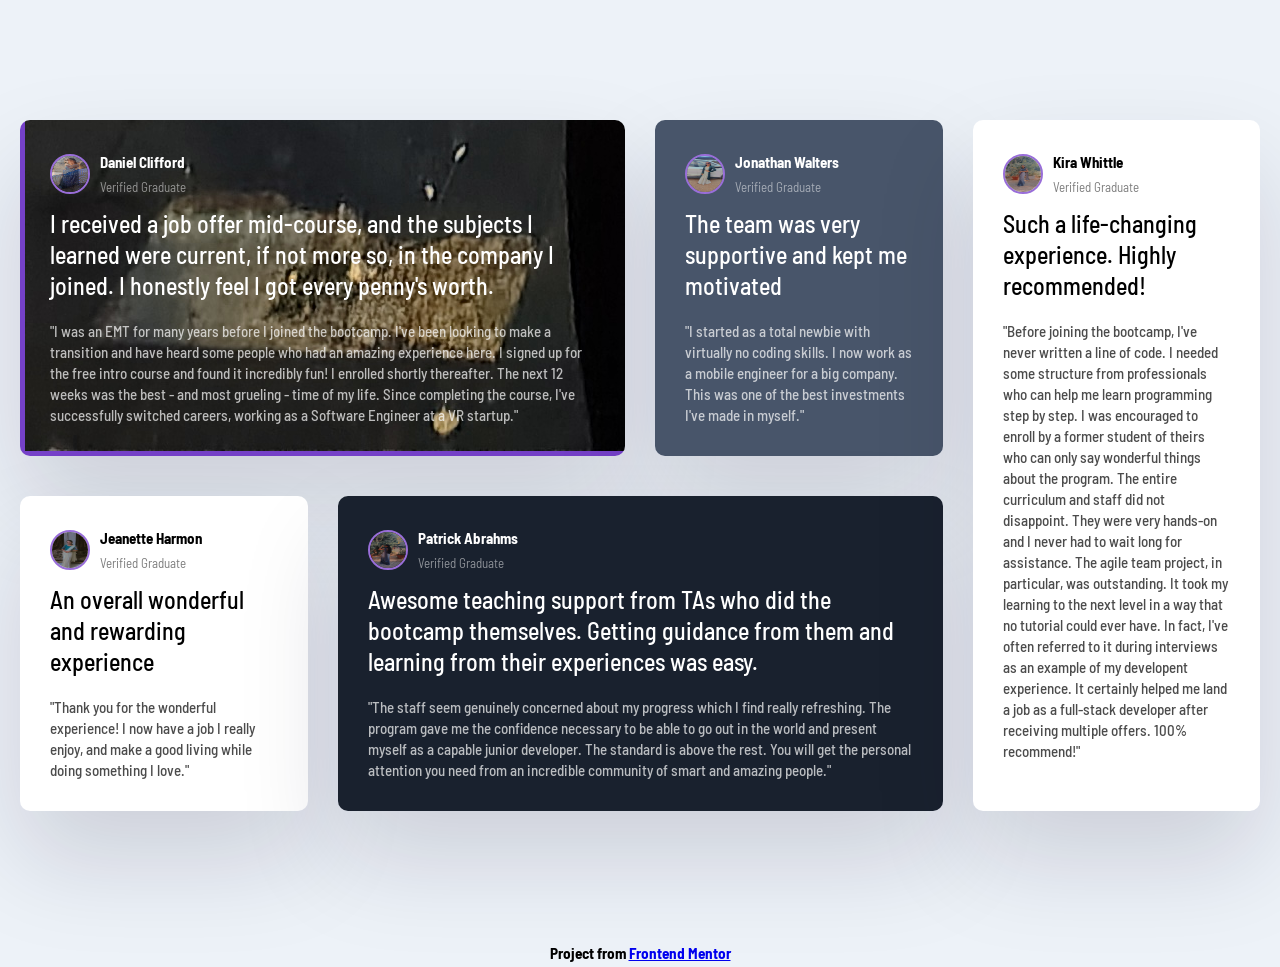
<file: css/project/index.html>
<!DOCTYPE html>
<html lang="en">
  <head>
    <meta charset="UTF-8" />
    <meta http-equiv="X-UA-Compatible" content="IE=edge" />
    <meta name="viewport" content="width=device-width, initial-scale=1.0" />
    <link rel="stylesheet" href="style.css" />
    <title>Testimonials</title>
  </head>
  <body>
    <div class="testimonials">
      <div class="card card--bg-purple">
        <header class="card__header">
          <img src="image/1.jpg" class="card__img" alt="" />
          <div>
            <h3>Daniel Clifford</h3>
            <p>Verified Graduate</p>
          </div>
        </header>
        <p class="card__lead">
          I received a job offer mid-course, and the subjects I learned were
          current, if not more so, in the company I joined. I honestly feel I
          got every penny's worth.
        </p>
        <p class="card__quote">
          "I was an EMT for many years before I joined the bootcamp. I've been
          looking to make a transition and have heard some people who had an
          amazing experience here. I signed up for the free intro course and
          found it incredibly fun! I enrolled shortly thereafter. The next 12
          weeks was the best - and most grueling - time of my life. Since
          completing the course, I've successfully switched careers, working as
          a Software Engineer at a VR startup."
        </p>
      </div>

      <div class="card card--bg-gray-blue">
        <header class="card__header">
          <img src="image/2.jpg" class="card__img" alt="" />
          <div>
            <h3>Jonathan Walters</h3>
            <p>Verified Graduate</p>
          </div>
        </header>
        <p class="card__lead">
          The team was very supportive and kept me motivated
        </p>
        <p class="card__quote">
          "I started as a total newbie with virtually no coding skills. I now
          work as a mobile engineer for a big company. This was one of the best
          investments I've made in myself."
        </p>
      </div>

      <div class="card">
        <header class="card__header">
          <img src="image/3.jpg" class="card__img" alt="" />
          <div>
            <h3>Jeanette Harmon</h3>
            <p>Verified Graduate</p>
          </div>
        </header>
        <p class="card__lead">An overall wonderful and rewarding experience</p>
        <p class="card__quote">
          "Thank you for the wonderful experience! I now have a job I really
          enjoy, and make a good living while doing something I love."
        </p>
      </div>

      <div class="card card--bg-black-blue">
        <header class="card__header">
          <img src="image/4.jpg" class="card__img" alt="" />
          <div>
            <h3>Patrick Abrahms</h3>
            <p>Verified Graduate</p>
          </div>
        </header>
        <p class="card__lead">
          Awesome teaching support from TAs who did the bootcamp themselves.
          Getting guidance from them and learning from their experiences was
          easy.
        </p>
        <p class="card__quote">
          "The staff seem genuinely concerned about my progress which I find
          really refreshing. The program gave me the confidence necessary to be
          able to go out in the world and present myself as a capable junior
          developer. The standard is above the rest. You will get the personal
          attention you need from an incredible community of smart and amazing
          people."
        </p>
      </div>

      <div class="card">
        <header class="card__header">
          <img src="image/5.jpg" class="card__img" alt="" />
          <div>
            <h3>Kira Whittle</h3>
            <p>Verified Graduate</p>
          </div>
        </header>
        <p class="card__lead">
          Such a life-changing experience. Highly recommended!
        </p>
        <p class="card__quote">
          "Before joining the bootcamp, I've never written a line of code. I
          needed some structure from professionals who can help me learn
          programming step by step. I was encouraged to enroll by a former
          student of theirs who can only say wonderful things about the program.
          The entire curriculum and staff did not disappoint. They were very
          hands-on and I never had to wait long for assistance. The agile team
          project, in particular, was outstanding. It took my learning to the
          next level in a way that no tutorial could ever have. In fact, I've
          often referred to it during interviews as an example of my developent
          experience. It certainly helped me land a job as a full-stack
          developer after receiving multiple offers. 100% recommend!"
        </p>
      </div>
    </div>

    <footer>
      <h3>
        Project from
        <a
          href="https://www.frontendmentor.io/challenges/testimonials-grid-section-Nnw6J7Un7"
          >Frontend Mentor
        </a>
      </h3>
    </footer>
  </body>
</html>
</file>
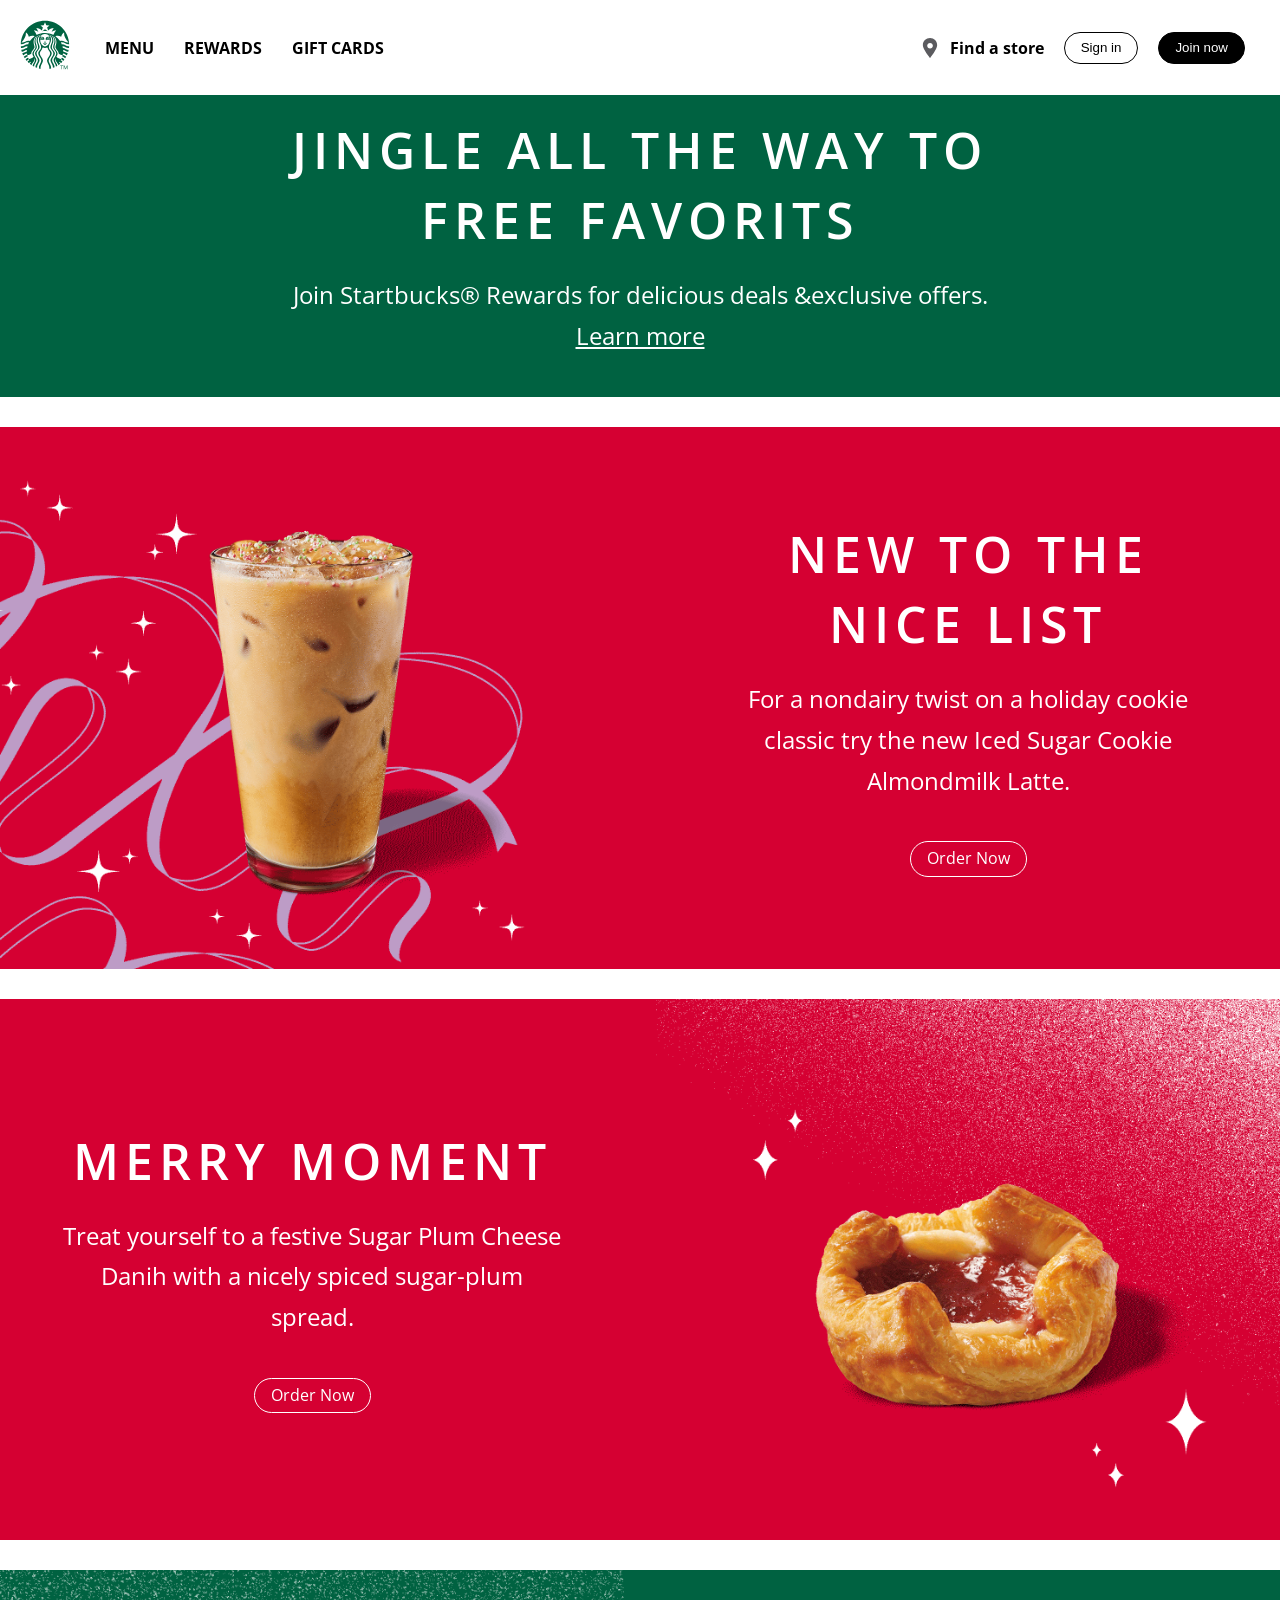
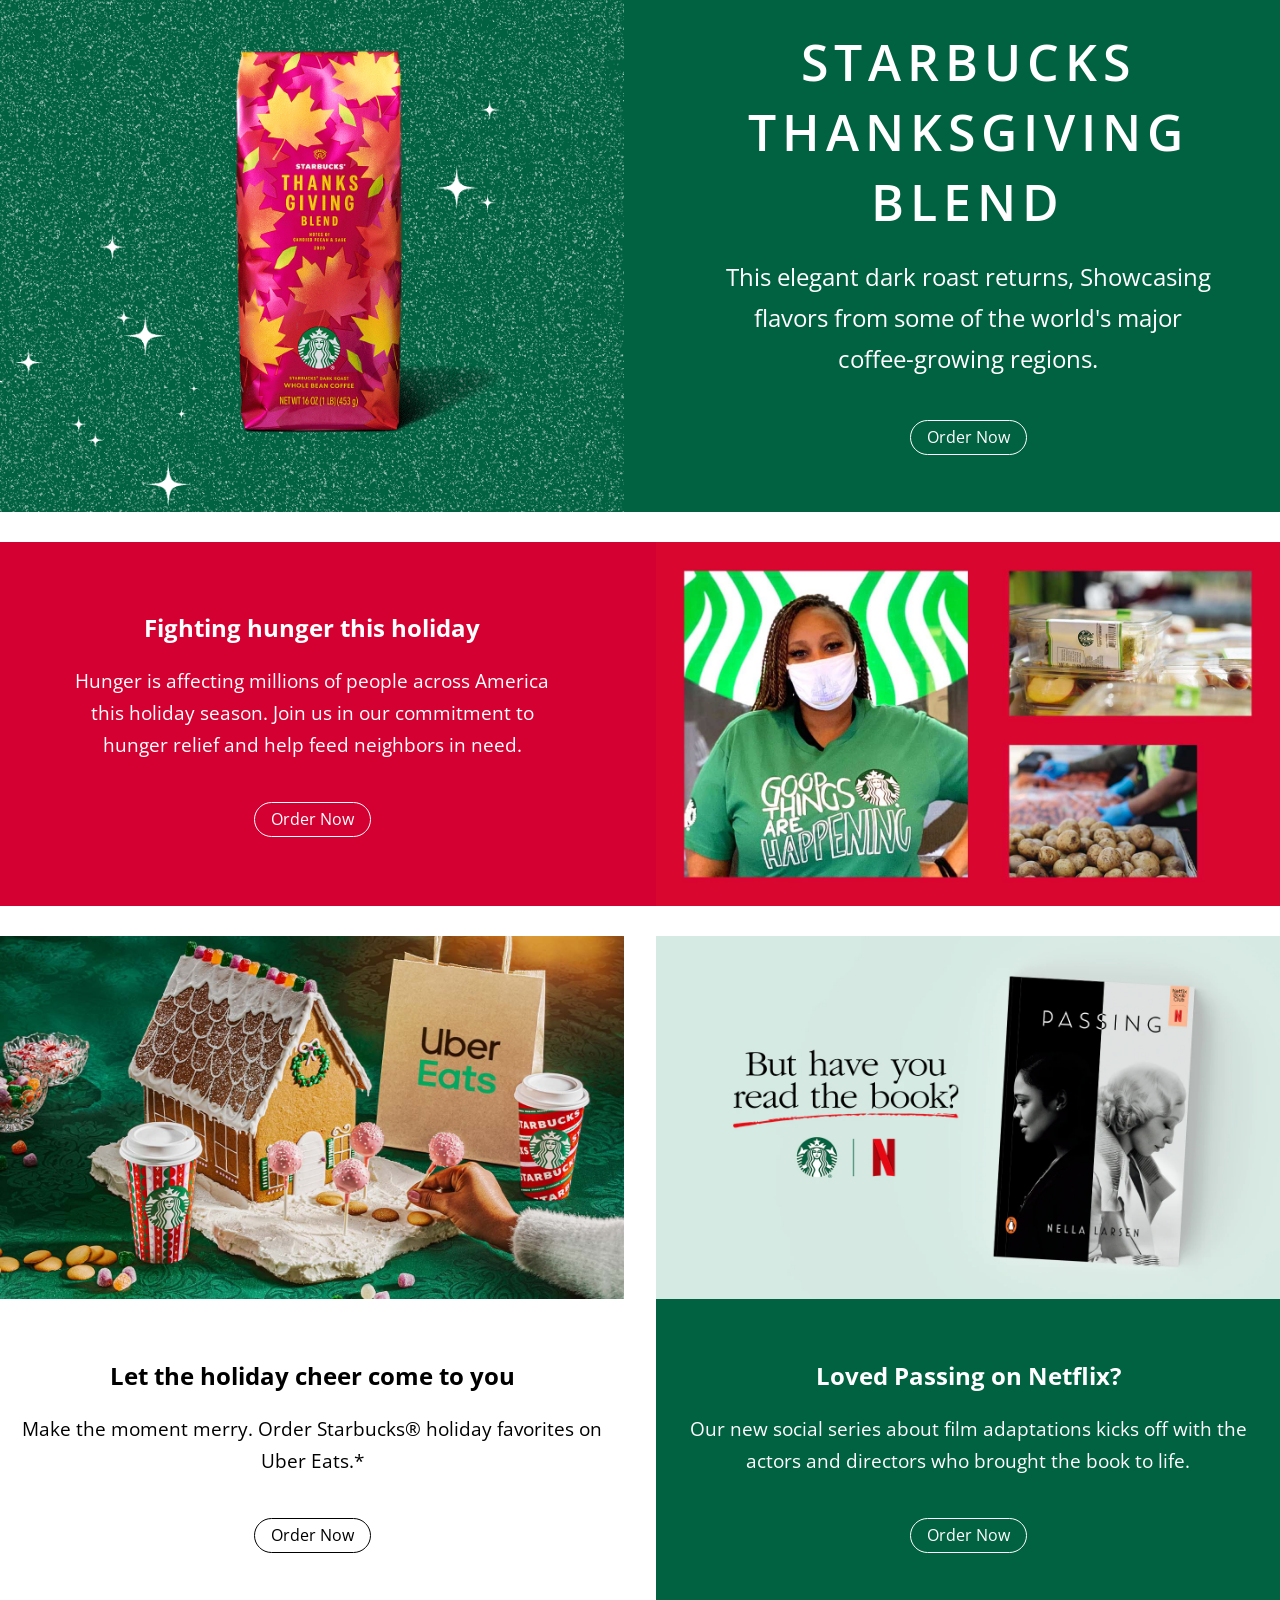
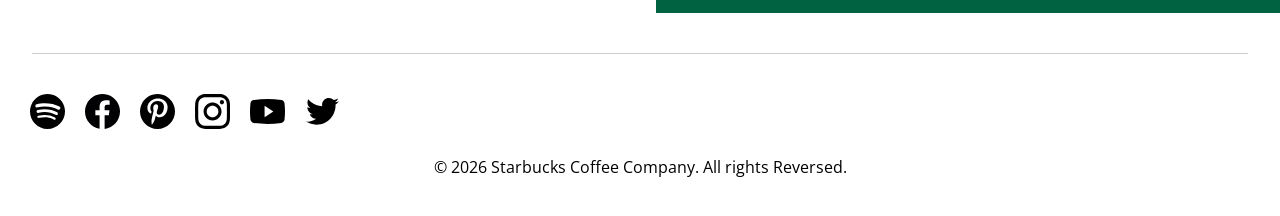
<file: css/starbucks/index.html>
<!DOCTYPE html>
<html lang="en">
<head>
    <meta charset="UTF-8">
    <meta name="viewport" content="width=device-width, initial-scale=1.0">
  <link rel="stylesheet" href="style.css">
   <title>Starbucks Coffee Company </title>
</head>
<body>
  <nav class="navbar">
    <div class="navbar-container">
        <div class="navbar-brand">
        <a href="index.html">
        <img src="logo.svg" alt="Starbucks">
        </a>
    </div>

    <ul class="navbar-nav-left">
        <li> 
            <a href="#">Menu</a>
        </li>
                <li> 
            <a href="#">Rewards</a>
        </li>
                <li> 
            <a href="#">Gift Cards</a>
        </li>
    </ul>

    <ul class="navbar-nav-right">
       <li>
        <a href="#">
            <img src="marker.svg" alt="">
            <span>Find a store</span>
        </a>
        </li>
        <li><button class="btn btn-dark-outline">Sign in</button></li>
        <li><button class="btn btn-dark">Join now</button></li>

    </ul>

    <!-- Hamburger Menu -->
    <button type="button" class="humburger" id="menu-btn" >
        <span class="humburger-top"></span>
        <span class="humburger-middle"></span>
        <span class="humburger-bottom"></span>
    </button>
        </div>
  </nav>

<!-- MObile menu -->
<div class="mobile-menu hidden" id="menu">
    <ul>     <li> 
            <a href="#">Menu</a>
        </li>
                <li> 
            <a href="#">Rewards</a>
        </li>
                <li> 
            <a href="#">Gift Cards</a>
        </li>
    </ul>

    <div class="mobile-menu-bottom">
        <button class="btn btn-dark-outline">Sign In</button>
        <button class="btn btn-dark">Join Now</button>
        <div>
            <a href="#">
                <img src="marker.svg" alt="">
                <span>Find a store</span>
            </a>
        </div>
    </div>
</div>

<!-- Box A -->
  <section class="box box-a bg-primary text-center py-md">
    <div class="box-inner">
        <h2 class="text-xl">Jingle all the way to free favorits</h2>
        <p class="text-md">
            Join Startbucks&reg; Rewards for delicious deals &exclusive offers. 
            <a href="#">Learn more</a>
        </p>
    </div>
  </section>

  <!-- Box B -->
  <section class="box box-b bg-secondary grid-col-2">
    <img src="box-b.png" alt="">
    <div class="box-text">
        <h2 class="text-xl">New to the nice list</h2>
        <p class="text-md">For a nondairy twist on a holiday cookie classic try the new Iced
            Sugar Cookie Almondmilk Latte.</p>
        <a href="#" class="btn btn-light-outline">Order Now</a>
    </div>
  </section>

    <!-- Box C -->
  <section class="box box-c bg-secondary grid-col-2 grid-reversed" >
    <img src="box-c.png" alt="">
    <div class="box-text">
        <h2 class="text-xl">Merry Moment</h2>
        <p class="text-md">Treat yourself to a festive Sugar Plum Cheese 
            Danih with a nicely 
            spiced sugar-plum spread.
        </p>
        <a href="#" class="btn btn-light-outline">Order Now</a>
    </div>
  </section>

      <!-- Box D -->
  <section class="box box-d bg-primary grid-col-2">
    <img src="box-d.png" alt="">
    <div class="box-text">
        <h2 class="text-xl"> Starbucks Thanksgiving Blend</h2>
        <p class="text-md"> This elegant dark roast returns, Showcasing
            flavors from some of the 
            world's major coffee-growing regions.</p>
        <a href="#" class="btn btn-light-outline">Order Now</a>
    </div>
  </section>

      <!-- Box E -->
  <section class="box box-e bg-secondary grid-col-2 grid-reversed">
    <img src="box-e.jpg" alt="">
    <div class="box-text">
        <h2 class="text-md"> Fighting hunger this holiday</h2>
       <p class="text-sm">
Hunger is affecting millions of people across America this holiday season.
Join us in our commitment to hunger relief and help feed neighbors in need.
</p>
        <a href="#" class="btn btn-light-outline">Order Now</a>
    </div>
    </section>

<!-- Box F -->
    <section class="box box-f grid-col-2">
      <div>
        <img src="box-f1.jpg" alt="" />
        <div class="bg-extra py-lg">
          <div class="box-text">
            <h2 class="text-md">Let the holiday cheer come to you</h2>
            <p class="text-sm">
              Make the moment merry. Order Starbucks® holiday favorites on Uber
              Eats.*
            </p>
            <a href="#" class="btn btn-dark-outline">Order Now</a>
          </div>
        </div>
      </div>
      <div>
        <img src="box-f2.jpg" alt="" />
        <div class="bg-primary py-lg">
          <div class="box-text">
            <h2 class="text-md">Loved Passing on Netflix?</h2>
            <p class="text-sm">
              Our new social series about film adaptations kicks off with the
              actors and directors who brought the book to life.
            </p>
            <a href="#" class="btn btn-light-outline">Order Now</a>
          </div>
        </div>
      </div>
  </section>

  <div class="divider"></div>

  <footer class="footer">
    <div class="footer-container">
        <div class="social">
            <a href="https://spotify.com">
                <img src="social-spotify.svg" alt="">
            </a>
            <a href="https://facebook.com">
                <img src="social-facebook.svg" alt="">
            </a>
            <a href="https://pinterest.com">
                <img src="social-pinterest.svg" alt="">
            </a>
            <a href="https://instagram.com">
                <img src="social-instagram.svg" alt="">
            </a>
            <a href="https://youtube.com">
                <img src="social-youtube.svg" alt="">
            </a>
            <a href="https://twitter.com">
                <img src="social-twitter.svg" alt="">
            </a>
        </div>
        <p>&copy; 2026 Starbucks Coffee Company. All rights Reversed. </p>
    </div>
  </footer>

    <script src="script.js"></script>
</body>
</html>
</file>
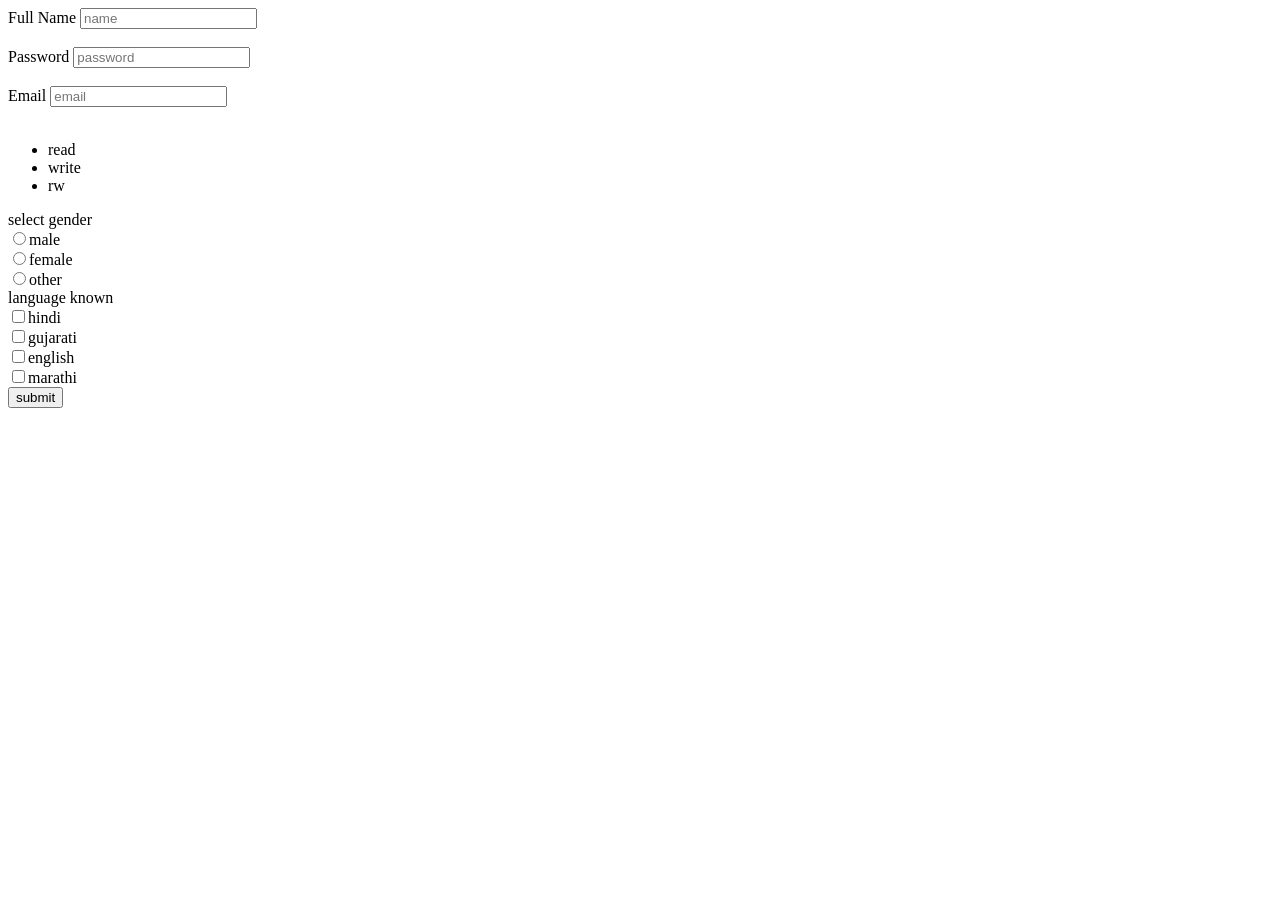
<file: html/ex1.html>
<!DOCTYPE html>
<html lang="en">
<head>
    <meta charset="UTF-8">
    <meta name="viewport" content="width=device-width, initial-scale=1.0">
    <title>Personal data</title>
</head>
<body>
    <form action="#">
        <label for="name"> Full Name</label>
        <input type="text" name="name" id="name" placeholder="name">
        <br>
        <br>

        <label for="pass"> Password</label>
        <input type="password" name="pass" id="pass" placeholder="password">
        <br>
        <br>

          <label for="email"> Email</label>
        <input type="text" name="email" id="email" placeholder="email">
        <br>
        <br>

       <ul>
        <li>read</li>
        <li>write</li>
        <li>rw</li>
       </ul>
 <label for="gender"> select gender</label><br>

       <input type="radio" name="gender" value="male">male<br>
       <input type="radio" name="gender" value="female">female<br>
       <input type="radio" name="gender" value="other">other<br>

<label for="lang">language known</label><br>
        <input type="checkbox" name="lang" value="hindi">hindi<br>
        <input type="checkbox" name="lang" value="gujarati">gujarati<br>
        <input type="checkbox" name="lang" value="english">english<br>
        <input type="checkbox" name="lang" value="marathi">marathi<br>

        <button type="submit"> submit</button>
    </form>
</body>
</html>
</file>
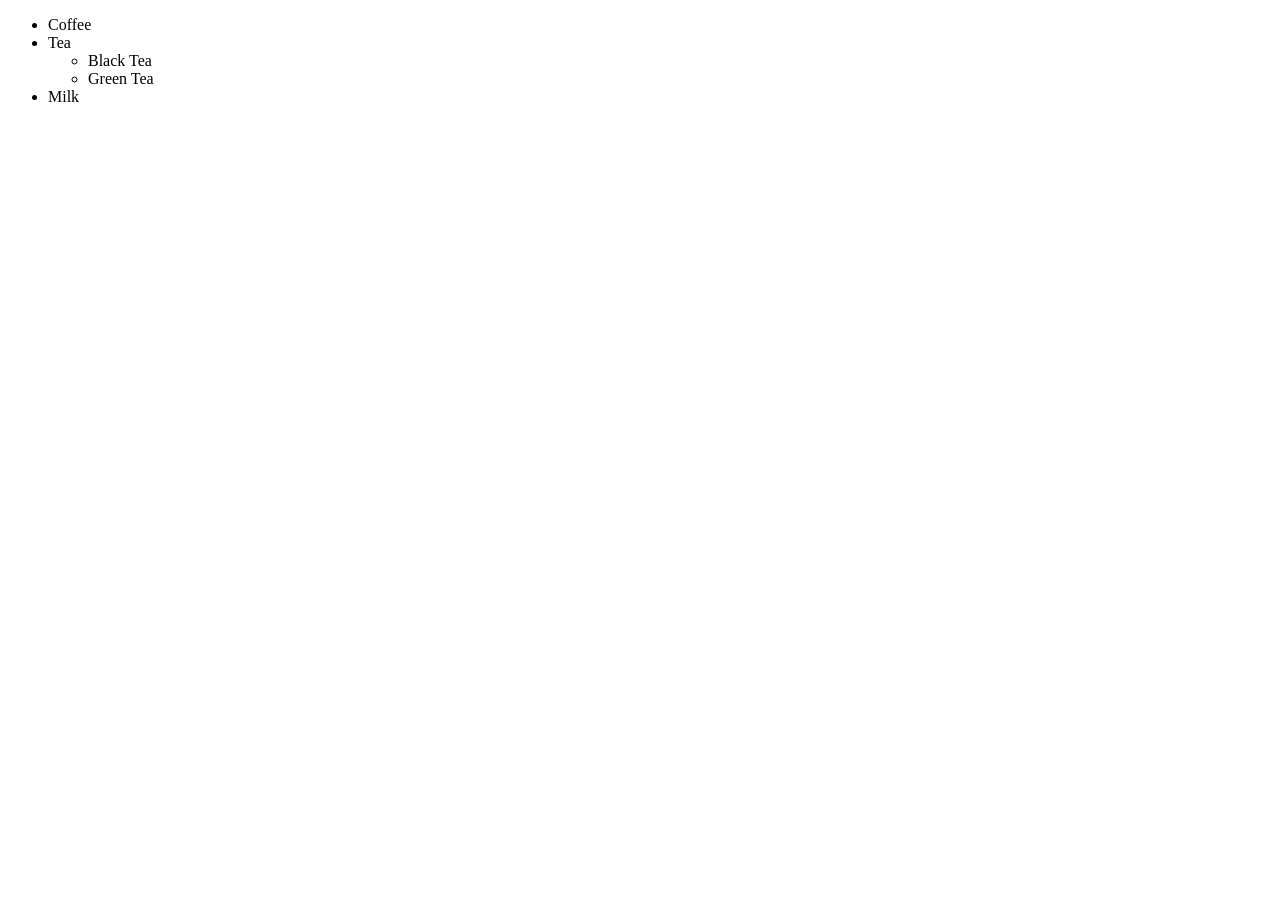
<file: html/ex2.html>
<!DOCTYPE html>
<html lang="en">
<head>
    <meta charset="UTF-8">
    <meta name="viewport" content="width=device-width, initial-scale=1.0">
    <title>Document</title>
</head>
<body>
    <ul>
    <li>Coffee</li>
    <li>Tea
        <ul>
            <li>Black Tea</li>
            <li>Green Tea</li>
        </ul>
    </li>
    <li>Milk</li>
</ul>
</body>
</html>
</file>
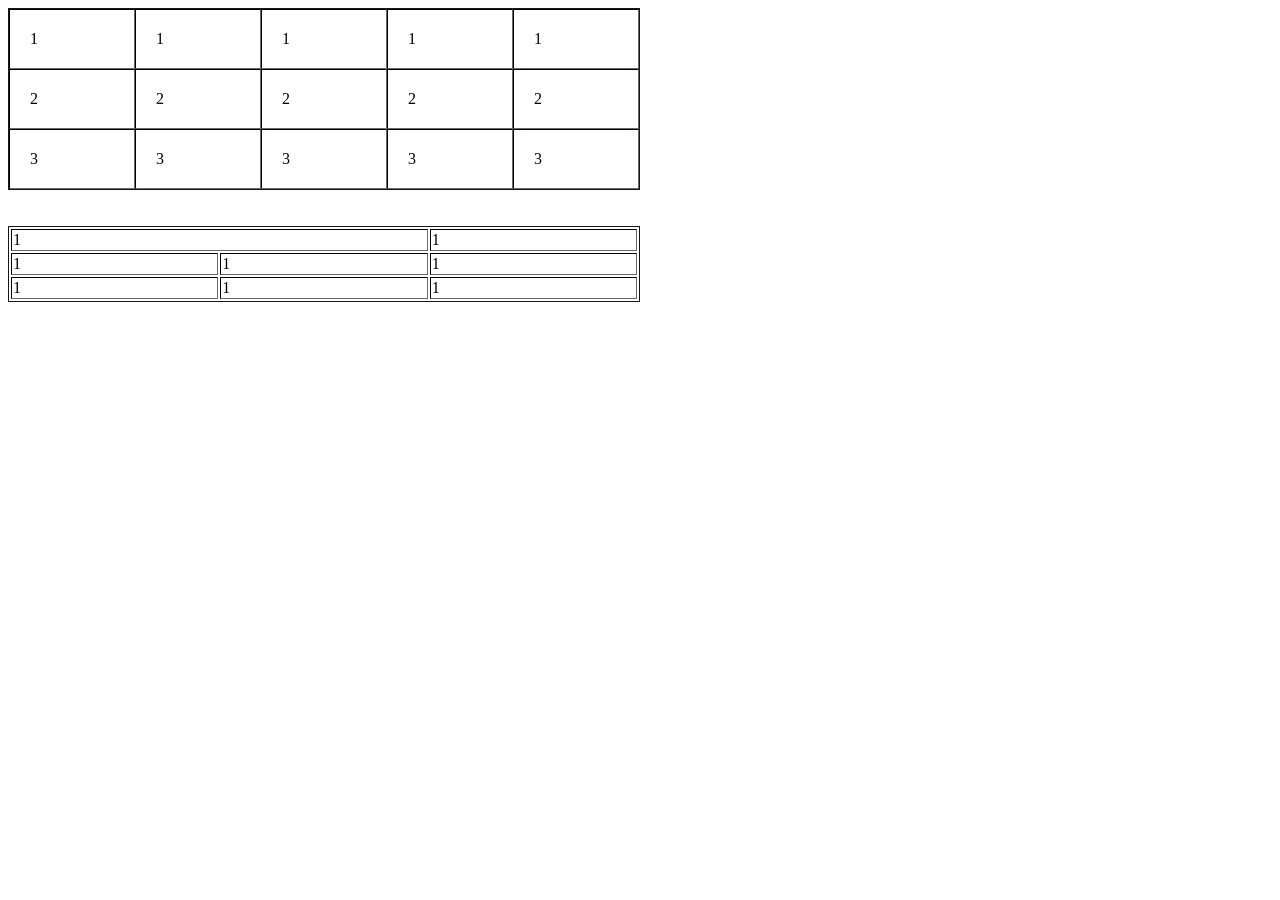
<file: html/ex3.html>
<!DOCTYPE html>
<html lang="en">
<head>
    <meta charset="UTF-8">
    <meta name="viewport" content="width=device-width, initial-scale=1.0">
    <title>Document</title>
    <style> table{
            width:50%;
        border:1px solid #181717;
        }
        </style>
</head>
<body>
    <table border="1" cellspacing="0" cellpadding="20">
        <tr>
            <td>1</td>
            <td>1</td>
            <td>1</td>
            <td>1</td>
            <td>1</td>
        </tr>
        <tr>
            <td>2</td>
            <td>2</td>
            <td>2</td>
            <td>2</td>
            <td>2</td>
        </tr>
        <tr>
            <td>3</td>
            <td>3</td>
            <td>3</td>
            <td>3</td>
            <td>3</td>
        </tr>
    </table>
    <br>
    <br>

    <table border="1">
        <tr>
            <td colspan="2">1</td>
            <td>1</td>
        </tr>
        <tr>
            <td>1</td>
            <td>1</td>
            <td>1</td>
        </tr>
         <tr>
            <td>1</td>
            <td>1</td>
            <td>1</td>
        </tr>
    </table>
</body>
</html>
</file>
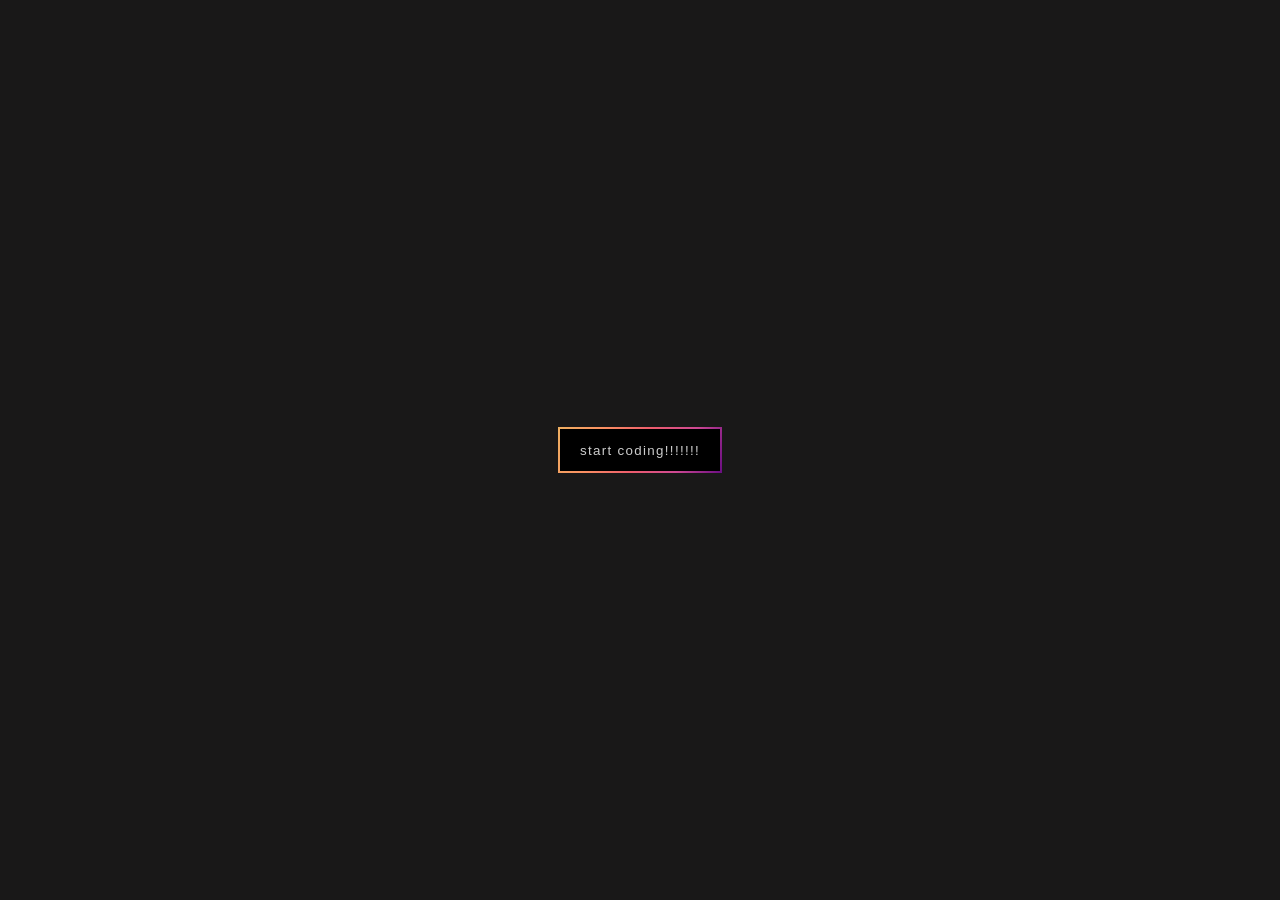
<file: css/24css/1.html>
<!DOCTYPE html>
<html lang="en">
<head>
    <meta charset="UTF-8">
    <meta name="viewport" content="width=device-width, initial-scale=1.0">
    <title></title>
    <link rel="stylesheet" href="1.css">

</head>
<body>
    <div class ="container">
        <div class="button-border">
            <button  type="button" class="button"> 
                start coding!!!!!!!
            </button>
        </div>
    </div>
</body>
</html>
</file>
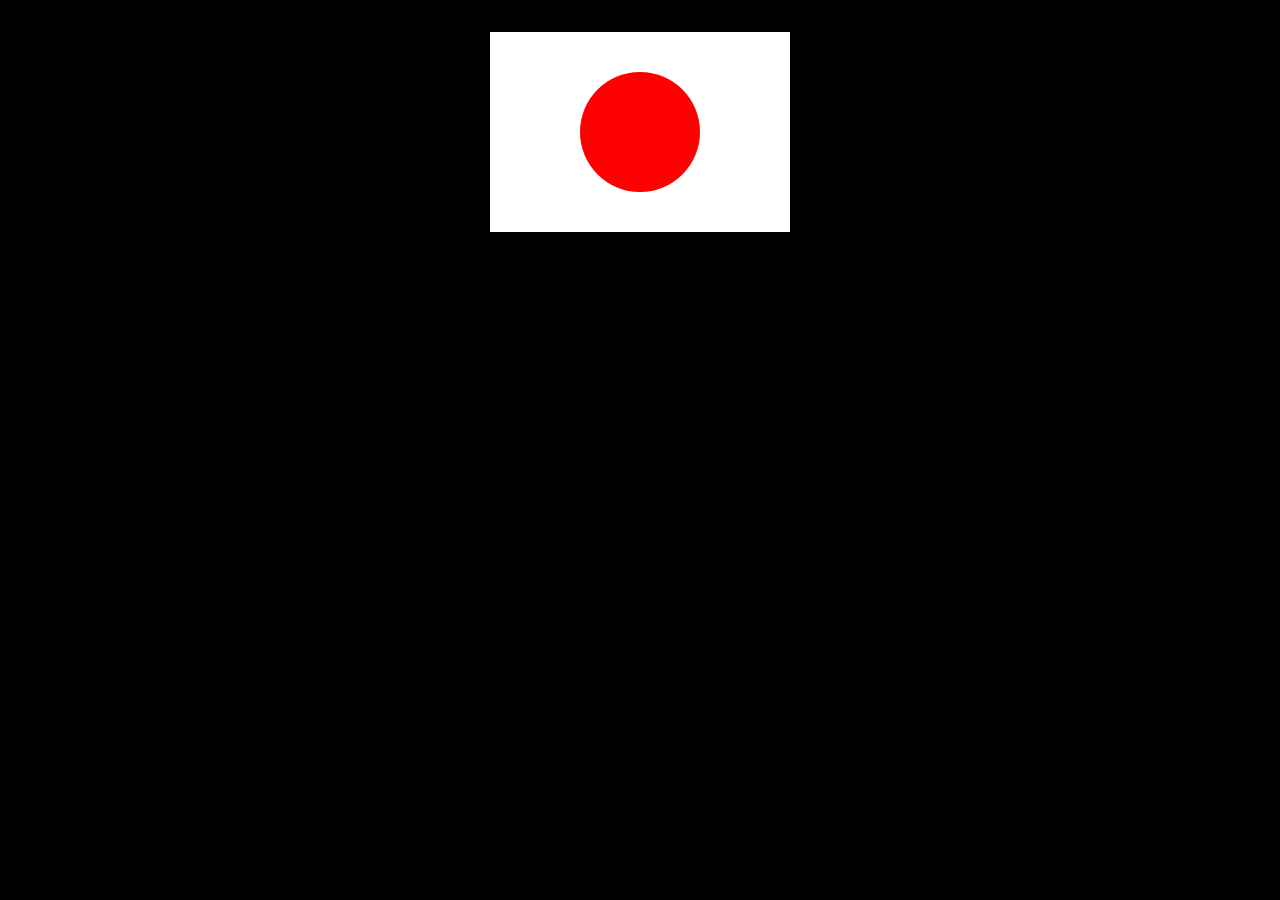
<file: css/24css/12japan.html>
<!DOCTYPE html>
<html lang="en">
<head>
    <meta charset="UTF-8">
    <meta name="viewport" content="width=device-width, initial-scale=1.0">
   <link rel="stylesheet" href="12japan.css">
</head>
<body>
    <div class="flag-japan">
        <div class="circle"></div>
    </div>
</body>
</html>
</file>
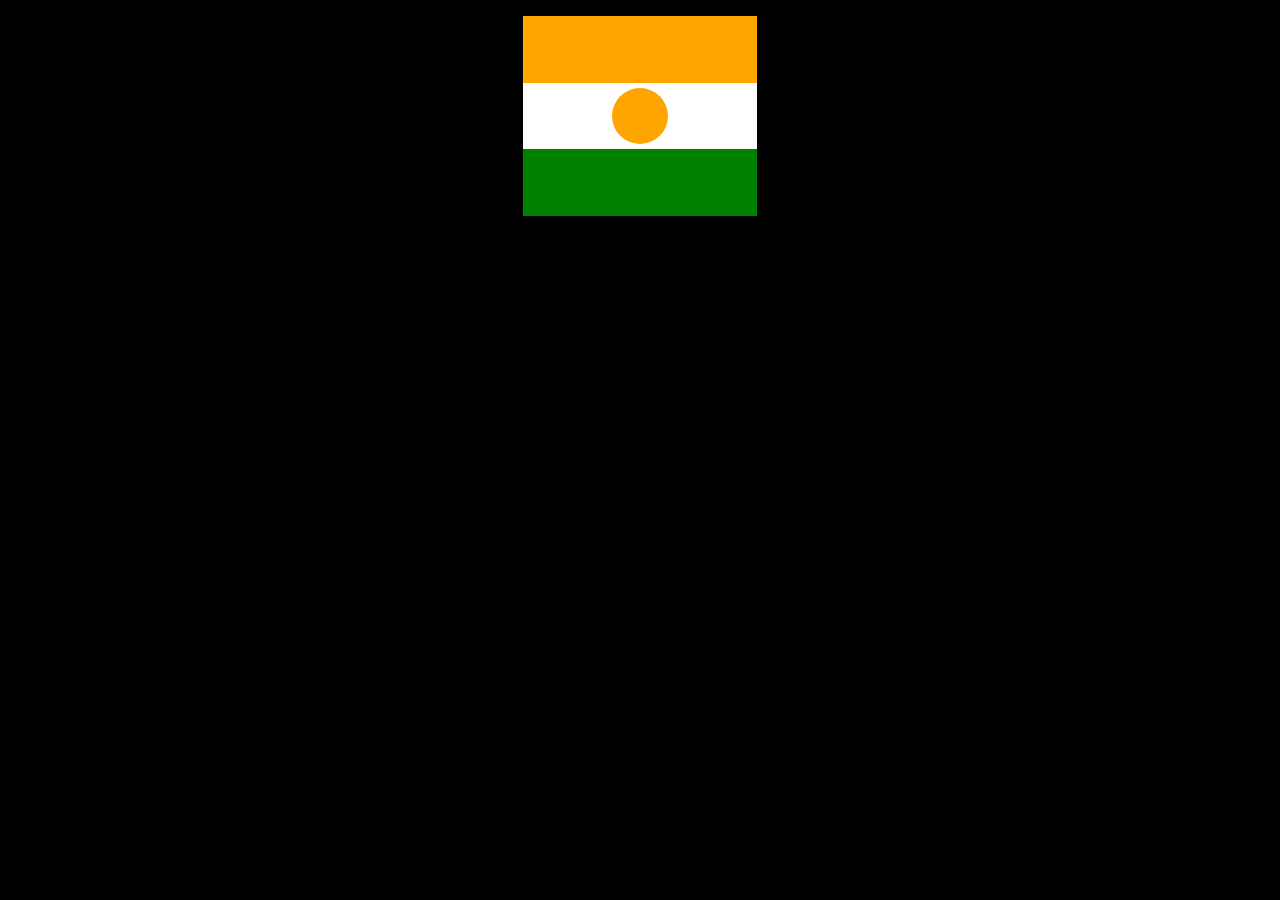
<file: css/24css/14niger.html>
<!DOCTYPE html>
<html lang="en">
<head>
    <meta charset="UTF-8">
    <meta name="viewport" content="width=device-width, initial-scale=1.0">
   <link rel="stylesheet" href="14niger.css">
</head>
<body>
    <div class=" flag flag-niger">
        <div class="stripe orange"></div>
        <div class="stripe white">
            <div class="circle"></div>
        </div>
            <div class="stripe green"></div>
    </div>
</body>
</html>
</file>
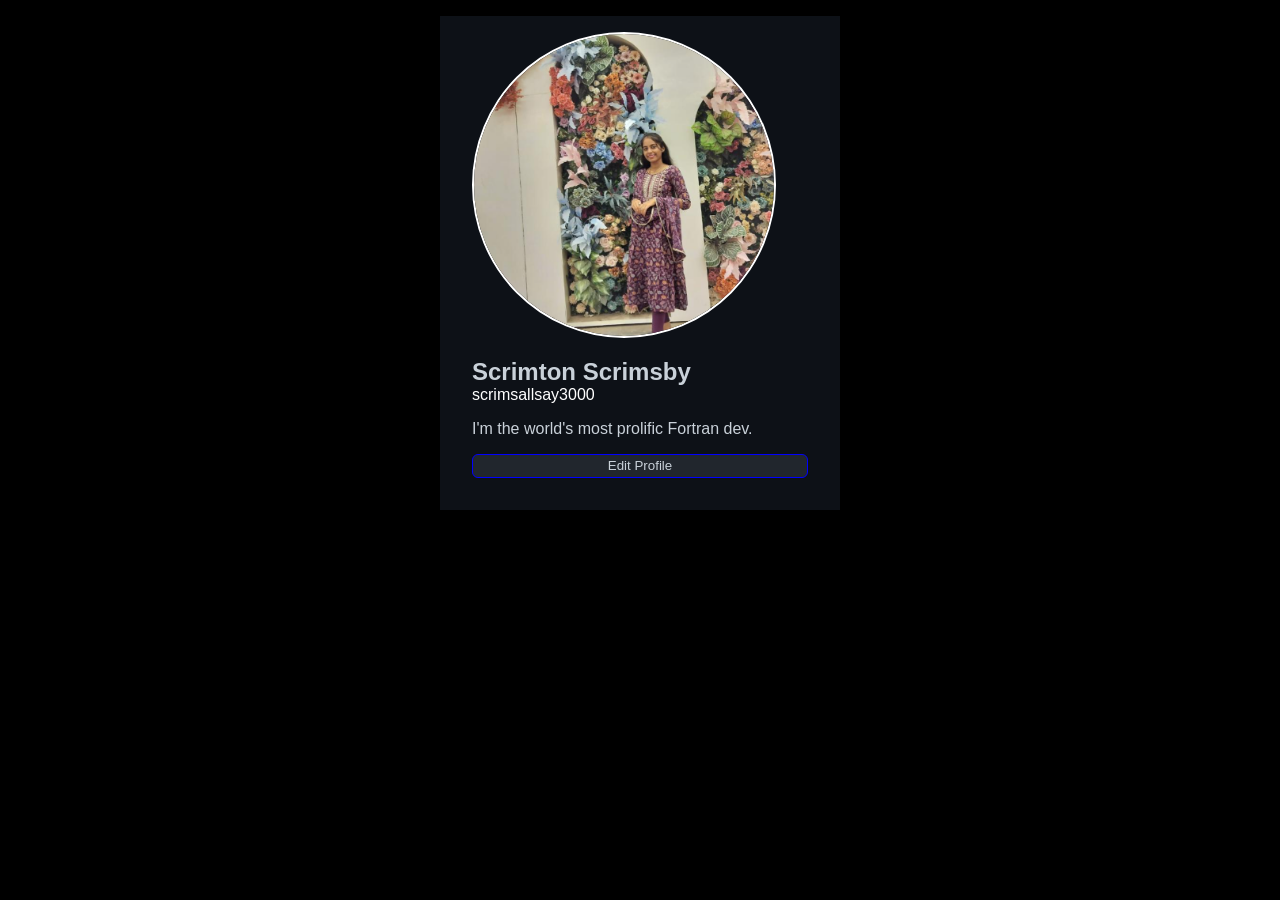
<file: css/24css/15gitpro.html>
<!DOCTYPE html>
<html lang="en">
<head>
    <meta charset="UTF-8">
    <meta name="viewport" content="width=device-width, initial-scale=1.0">
    <link rel="stylesheet" href="15gitpro.css">
</head>
<body>
    <div class="profile-container">
        <div class="profile-content">
            <img src="S.png" alt="">
            <div class="profile-details">
                <h2>Scrimton Scrimsby</h2>
                <h3>scrimsallsay3000</h3>
                <p>I'm the world's most prolific Fortran dev.</p>
                <button type="button">Edit Profile</button>
            </div>
        </div>
    </div>
</body>
</html>
</file>
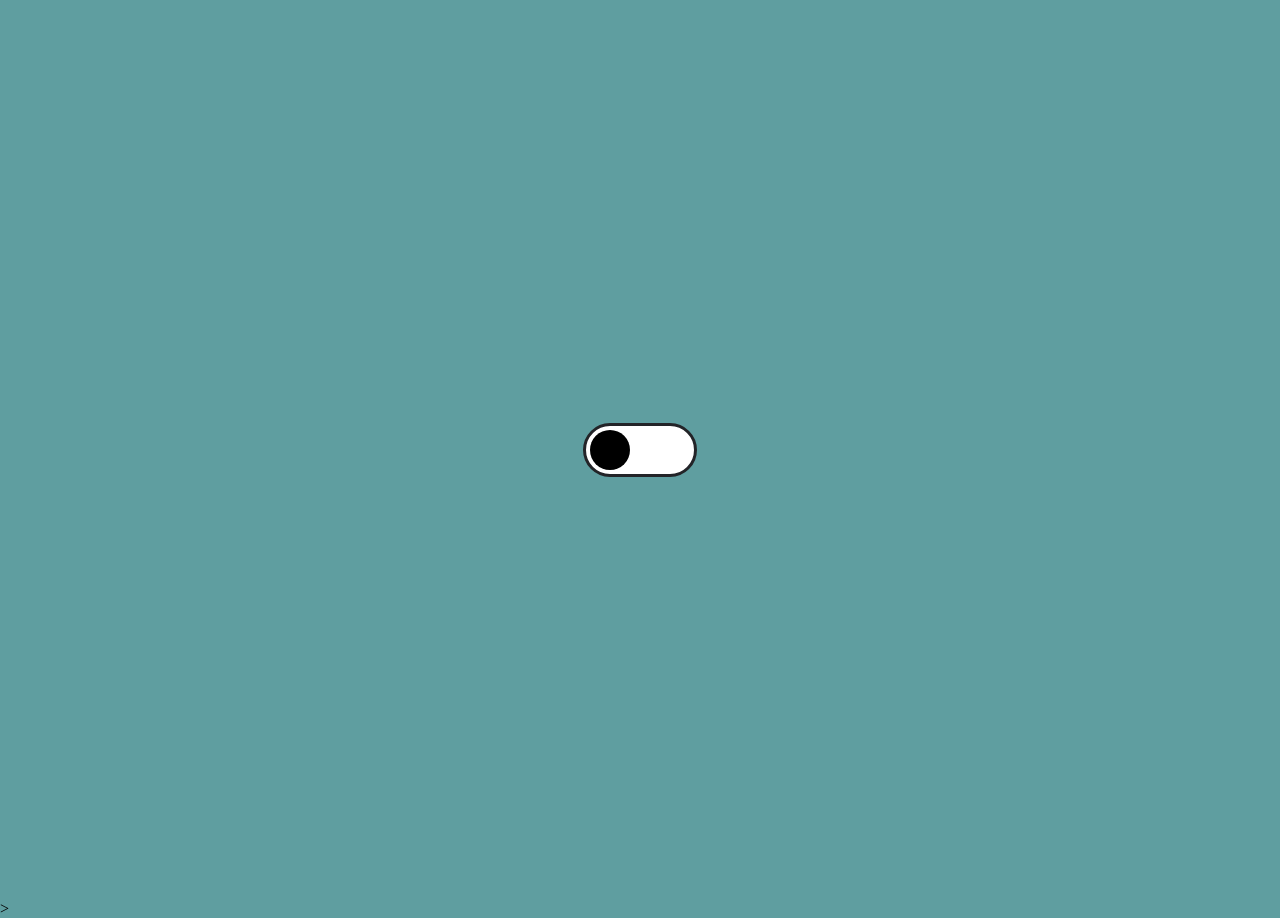
<file: css/24css/16toggle.html>
<!DOCTYPE html>
<html lang="en">
<head>
    <meta charset="UTF-8">
    <meta name="viewport" content="width=device-width, initial-scale=1.0">
    <link rel="stylesheet" href="16toggle.css">
</head>
<body>
    <div class="wrap">
        <label for="toggle">
            <input type="checkbox"  id="toggle" class="input"></input>
            <div class="switch"></div>
        </label>
    </div>
</body>
</html>>
</file>
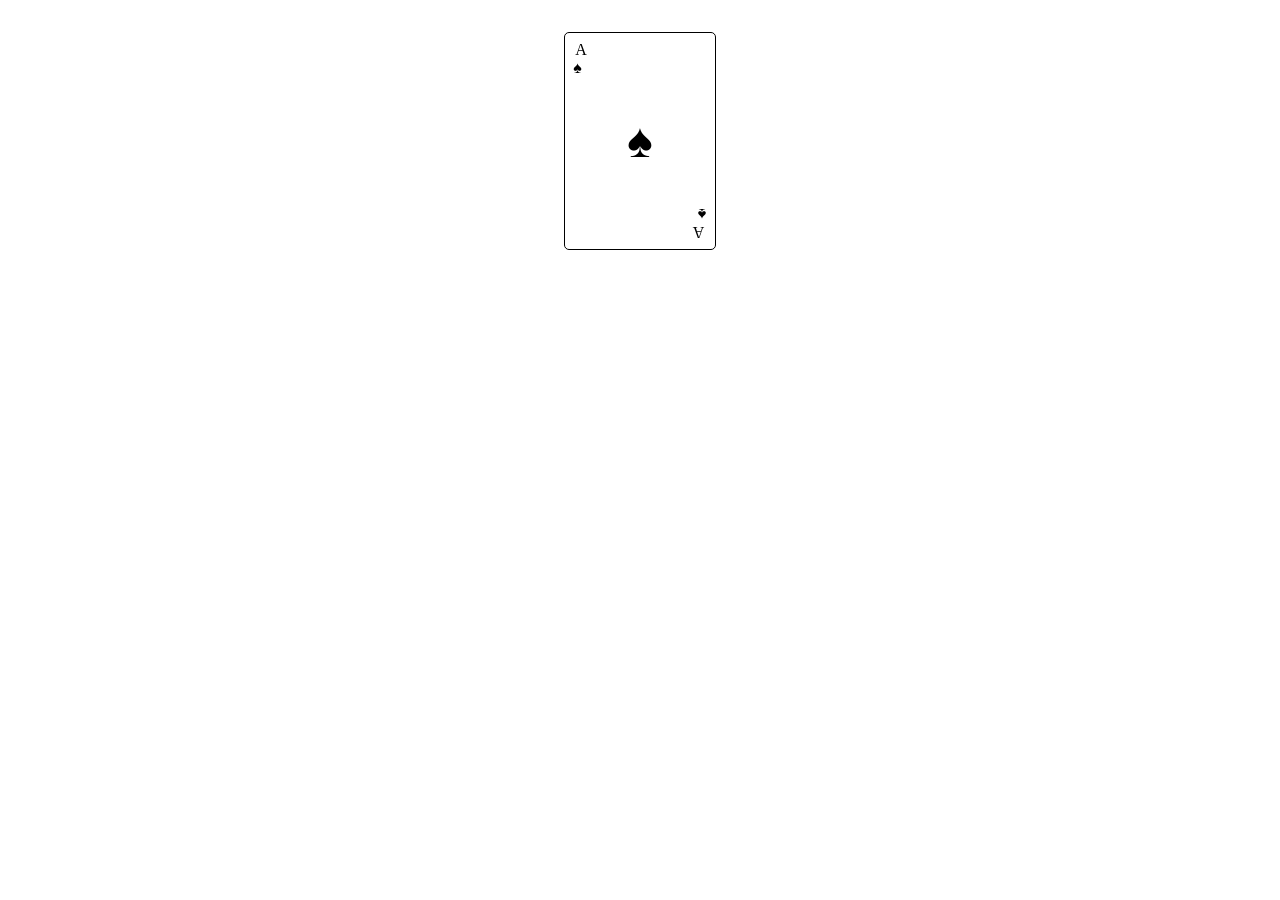
<file: css/24css/17playcard.html>
<!DOCTYPE html>
<html lang="en">
<head>
    <meta charset="UTF-8">
    <meta name="viewport" content="width=device-width, initial-scale=1.0">
  <link rel="stylesheet" href="17playcard.css">
</head>
<body>
    <div class="container">
        <div class="card">
            <div class="top">
                <div>A</div>
                <div>&spades;</div>
            </div>
            <div class="center">&spades;</div>
            <div class="bottom">
                <div>A</div>
                <div>&spades;</div>
            </div>
        </div>
    </div>
</body>
</html>
</file>
<file: css/project/style.css>
@import url('https://fonts.googleapis.com/css2?family=Barlow+Semi+Condensed:wght@200;300;400;700&display=swap');

* {
  box-sizing: border-box;
  margin: 0;
  padding: 0;
}

body {
  background: #edf2f8;
  font-family: 'Barlow Semi Condensed', sans-serif;
  line-height: 1.7;
  font-size: 13px;
}

.testimonials {
  max-width: 1440px;
  margin: 100px auto;
  padding: 20px;
  display: grid;
  grid-template-columns: repeat(4, 1fr);
  gap: 30px;
}

.card {
  background: #fff;
  border-radius: 10px;
  padding: 30px;
  box-shadow: rgba(17, 12, 46, 0.15) 0px 48px 100px 0px;
  margin-bottom: 10px;
}

.card__header {
  display: flex;
  align-items: center;
  margin-bottom: 10px;
}

.card__header h3 {
  font-size: 15px;
}

.card__header p {
  opacity: 50%;
}

.card__img {
  width: 40px;
  height: 40px;
  border-radius: 50%;
  border: 2px solid #996ed9;
  margin-right: 10px;
}

.card__lead {
  font-size: 1.5rem;
  font-weight: 500;
  line-height: 1.3;
  margin-bottom: 20px;
}

.card__quote {
  font-size: 15px;
  font-weight: 500;
  line-height: 1.4;
  opacity: 70%;
}

.card--bg-purple {
  background: hsl(263, 55%, 52%);
  color: #fff;
  background-image: url('./image/6.png');
  background-repeat: no-repeat;
  background-position: top 5px right 5px;
  background-position: bottom 5px left 5px;
}

.card--bg-gray-blue {
  background: hsl(217, 19%, 35%);
  color: #fff;
}

.card--bg-black-blue {
  background: hsl(219, 29%, 14%);
  color: #fff;
}

.card:nth-of-type(1) {
  grid-column: 1 / 3;
}

.card:nth-of-type(4) {
  grid-column: 2 / 4;
  grid-row: 2;
}

.card:nth-of-type(5) {
  grid-column: 4;
  grid-row: 1 / 3;
}

footer {
  text-align: center;
}

@media (max-width: 768px) {
  .testimonials {
    grid-template-columns: 1fr;
    width: 100%;
  }

  .card:nth-of-type(1) {
    grid-column: 1;
  }

  .card:nth-of-type(4) {
    grid-column: 1;
    grid-row: 4;
  }

  .card:nth-of-type(5) {
    grid-column: 1;
    grid-row: 5;
  }
}
</file>
<file: css/starbucks/style.css>
@import url('https://fonts.googleapis.com/css2?family=Open+Sans:ital,wght@400;600;700&display=swap');

*{
    box-sizing: border-box;
    margin: 0;
    padding: 0
}

html,
body{
    font-family: 'Open Sans',sans-serif;
    line-height: 1.4;
    color: black;
}

a{
    color: black;
}

ul{
    list-style: none;
}

p{
    margin: 5px 0;
    line-height: 1.7;
}

section a{
    color: white;
}
/* navbar */
.navbar{
    width: 100%;
    height: auto;
    background-color: white;
    padding: 20px;
    box-shadow: 0 1px 3px rgb(0 0 0/10%),
    0 2px 2px rgb(0 0 0/ 6%),
    0 0 2px rgb(0 0 0/ 7%);
}

.navbar-container{
    display: flex;
    justify-content: space-between;
    align-items: center;
    max-width: 1440px;
    margin: 0 auto;
}

.navbar ul{
    display: flex;
    align-items: center;    
}

.navbar li{
    margin: 0 15px;
    font-weight: bold;
}

.navbar a{
    color: black;
    text-decoration: none;
}

.navbar a:hover{
    color: darkgreen;
}

.navbar-brand img{
    width: 50px;
    height: 50px;
}

.navbar-nav-left{
    text-transform: uppercase;
    flex:1;
    margin-left: 20px;
}

.navbar-nav-right li:first-child a {
    display: flex;
    align-items: center;
}

.navbar-nav-right img{
    height: 20px;
    width: 20px;
    margin-right: 10px;

}

.navbar-nav-right li:nth-child(2){
    margin: 0 5px;
}

/* footer & Social */
.footer-container{
    width: 100%;
    max-width: 1440px;
    margin: 0 auto;
    padding: 0 30px 30px;

}

.social{
    display: flex;
    align-items: center;
    margin: 20px 0;
}

.social img{
    width: 35px;
    height: 35px;
}

.social a{
    text-decoration: none;
    margin-right: 20px;
}

.divider{
    width: 95%;
    height: 1px;
    background: #ccc;
    margin: 40px auto;    
}

/* Box */
.box{
    margin-bottom: 30px;
}
.box img {
    width: 100%;
    display: block;
}


.box-inner{
    max-width: 700px;
    margin: 0 auto;
}

.box-text {
  max-width: 500px;
  text-align: center;
  justify-self: center;
  padding: 20px 0;
  margin: 0 auto;

}

.box-text .btn{
    margin-top: 20px;
}
.box-f .box-text {
  max-width: 600px;
}
.box-f img{
    width: 100%;
    display: block;
}

/* Grid Styles */
.grid-col-2 {
  display: grid;
  grid-template-columns: repeat(2, 1fr);
  gap: 2rem;
  align-items: center;
  justify-content: space-between;
}
/* .grid-col-2{
    display: grid;
    grid-template-columns: repeat(2, 1fr);
    gap: 2rem;
} */
.grid-reversed :first-child {
  order: 2;
}

/* buttons */
.btn{
    cursor: pointer;
    display: inline-block;
    background: none;
    border: 1px black solid;
    border-radius: 50px;
    padding: 7px 16px;
    line-height: 1.2;
    text-align: center;
    text-decoration: none;
}

.btn-dark-outline{
    border-color:black ;
    color: black;
}

.btn-dark-outline:hover,
.btn-light-outline:hover{
    background:gray;
}

.btn-light-outline{
    border-color:white ;
    color:white;
}

.btn-dark {
    background:black;
    color: white;
}

.btn-dark:hover{
    background: black;
}

.bg-primary {
    background: #006241;
    color: white;
}

.bg-secondary {
    background: #d50032;
    color: white;
}

.bg-extra{
    background:white;
    color: black;
}

.bg-dark{
    background:  #1e3932;
    color:black;
}


/* Text  styling */
.text-center{
    text-align: center;
}

.text-xl{
    font-size: 50px ;
    text-transform: uppercase;
    letter-spacing: 6px;
    font-weight: 600;
    margin-bottom: 20px;
}

.text-lg{
    font-size: 40px ;
    text-transform: uppercase;
    margin-bottom: 20px;
}

.text-md{
    font-size: 24px ;
    margin-bottom: 20px;
}

.text-sm{
    font-size: 19px ;
    margin-bottom: 20px;
}

/* padding */
.py-sm{
    padding: 10px 0;
}

.py-md{
    padding: 20px 0;
}

.py-lg{
    padding: 40px 0;
}

/* HUmburger menu icon*/
.humburger{
    cursor: pointer;
    width: 24px;
    height: 24px;
    position: relative;
    background: none;
    border: none;
    z-index: 10;
    transition: all 0.25s;
    display: none;
}

.humburger-top,.humburger-middle,.humburger-bottom{
    position: absolute;
    top: 0;
    left: 0;
    width: 24px;
    height: 2px;
    background: black;
    transform: rotate(0);
    transition: all 0.5s;
}

.humburger-middle{
    transform: translateY(7px);
}

.humburger-bottom{
    transform: translateY(14px);
}
.open .humburger-top{ 
    transform: rotate(45deg) translateY(6px) translateX(6px);
}

.open .humburger-middle{
    display: none;
}

.open .humburger-bottom{
        transform: rotate(-45deg) translateY(6px) translateX(-6px);

}

/* mObile Menu */
.mobile-menu{
    position: fixed;
    top: 85px;
    right: 0;
    background-color: white;
    color: black;
    width: 90%;
    height: 100%;
    padding: 30px;
    box-shadow: inset 0 4px 3px -3px rgb(0 0 0 /10% ),
    inset 0 4px 2px -2px rgb(0 0 0/ 7%);
    transition: all 0.3s;

}

.mobile-menu img{
    width: 20px;
    height: 20px;
    margin-right: 10px;
}

.mobile-menu ul{
    line-height: 3;
    border-bottom: #777 solid 1px;
    padding-bottom: 10px;
    margin-bottom: 30px;
}

.mobile-menu a{
    text-decoration: none;
    font-size: 20px;
}

.mobile-menu a:hover{
    color: #006241;
}

.mobile-menu div{
    margin-top: 20px;
}

.mobile-menu div a{
    display: flex;
    align-items: center;
    font-size: 16px;
}

.hidden{
    transform: translateX(100%);
}

.no-scroll {
    overflow: hidden;
}

@media(max-width: 960px){
    .text-xl{
        font-size: 30px;
    }

    .text-lg{
        font-size: 25px;
    }

    .text-md{
        font-size: 19px;
    }
}

@media(max-width: 768px){
    .humburger{
        display: block;
    }

    .grid-col-2{
        grid-template-columns: 1fr;
    }

    .grid-reversed :first-child{
        order: 0;
    }

    .navbar-brand img{
        width: 40px;
        height: 40px;
    }

    .navbar .navbar-nav-left,
    .navbar .navbar-nav-right{
        display: none;
    }
}

.footer{
    text-align: center;
}

@media(min-width: 1440px){
    .box{
        max-width: 1440px;
        margin-right:auto ;
        margin-left: auto;

    }
    .divider {
    max-width: 90%;
  }
}
</file>
<file: css/24css/1.css>
html,body{
    margin: 0;
    padding: 0;
    background-color:rgb(25, 24, 24);
}

.container{
    display: flex;
    justify-content: center;
    align-items: center;
    height:100vh;
}
.button-border{
    background: linear-gradient(115deg,#eeaf61,#fb9062,#ee5d6c,#ce4993,#6a0d83);
    padding: 2px;
}
.button{
    background: black;
    color: #cdcdcd;
}


.button{
    border: none;
    background: black;
    color: #cdcdcd;
    padding: 1em 1.5em;
    letter-spacing: .1em;
   /*  border-image: linear-gradient(115deg,#eeaf61,#fb9062,#ee5d6c,#ce4993,#6a0d83);
    border-image-slice: 1; */
}
.button-border:hover{
    background: linear-gradient(230deg,#eeaf61,#fb9062,#ee5d6c,#ce4993,#6a0d83);
}

.button-border:hover .button{
    color: #fff;
    padding: 1.1em 1.6em;
}
</file>
<file: css/24css/12japan.css>
.flag-japan{
    height: 200px;
    width: calc(200px*3/2);
    background: white;
    display: flex;
    justify-content: center;
    align-items: center;
    margin: 2em auto;
}


.circle{
    height: calc(200px*3/5);
    width: calc(200px*3/5);
    background:red ;
    border-radius: 50%;
}

html,body{
    background: black;
}
</file>
<file: css/24css/14niger.css>
html,body{
    margin: 0;
    padding: 0;
    background: black;
}

.flag-niger{
    background: blue;
    height: 200px;
    width: calc(200px*7/6);
    margin: 1em auto;
    display: grid;
}

.orange{
    background: orange;
}

.white{
    background: white;
    position: relative;
    display: flex;
    justify-content: center;
    align-items: center;
}

.green{
    background: green;
}

.circle{
    background: orange;
    height: calc(200px/3*.85);
    width: calc(200px/3*.85);
    border-radius: 50%;
    position: absolute;
}
</file>
<file: css/24css/15gitpro.css>
html,body{
    margin: 0;
    padding: 0;
    background: black;
    color:#c9d1d9;
    font-family: 'Noto Sans',sans-serif;
}

.profile-container{
    width:80%;
    min-width: 250px;
    max-width: 400px;
    margin: 1em auto;
    background:#0d1117;
}

.profile-content{
    padding: 1em 2em;
}

.profile-content img{
    max-width: 300px;
    border-radius: 50%;
    object-fit: cover;
    border: 2px solid white;   
}

.profile-details{
    padding: 1em 0;
}

.profile-details h2,
.profile-details h3{
    margin: 0;
}

.profile-details h3{
    font-size: 1em;
    color:white;
    font-weight:400;
}

.profile-details button{
    width: 100%;
    background-color:#21262d;
    color:#c9d1d9;
    border: 1px solid blue;
    border-radius: 6px;
    padding: .25em 0;
    font-family: inherit;
}

.profile-details button:hover{
    background:pink;
    border-color:white;
    color: black;
}
</file>
<file: css/24css/16toggle.css>
html,body{
    margin: 0;
    padding: 0;
    background:cadetblue;
}

.wrap{
    display: flex;
    height: 100vh;
    justify-content: center;
    align-items: center;
}

.input{
    display: none;
}

label{
    width: 100px;
    height:40px;
    border: 3px solid #232428;
    border-radius:40px;
    padding: .25em;
    background: #fff;
}

.switch{
    height: 40px;
    width: 40px;
    background: black;
    border-radius: 50%;
    transition: all .5s;
}

.input:checked ~ .switch{
    transform: translateX(calc(100px - 40px));
}
</file>
<file: css/24css/17playcard.css>
html,body{
    margin: 0;
    padding: 0;
    /* background: black;
    color: white; */
}
.container{
    display: flex;
   justify-content: center;
   margin-top: 2em;


}

.card{
    border: 1px solid black;
    height: 200px;
    width: calc(200px*2/3);
    border-radius: 5px;
    display: grid;
    padding: .5em;

}

.center{
    display: flex;
    justify-content: center;
    align-items: center;
    font-size:3em;
}

.bottom{
    transform: rotate(180deg);
}

.top > div:first-child,
.bottom > div:first-child{
    padding-left: 2px;
}
</file>
